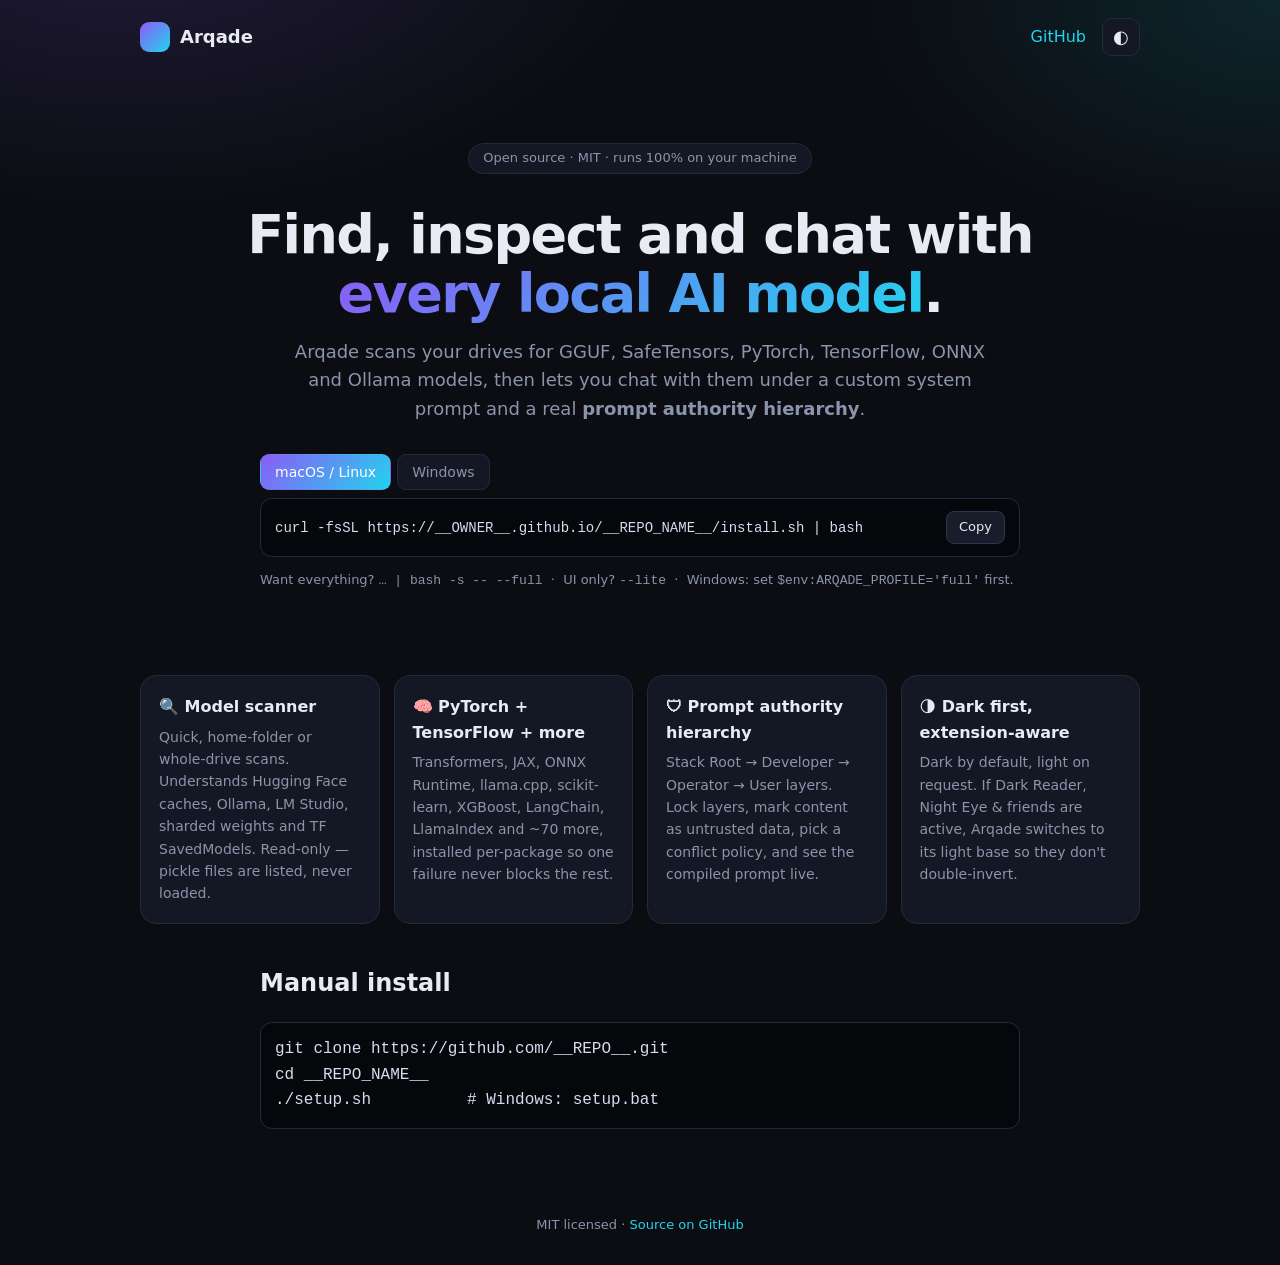
<file: docs/index.html>
<!doctype html>
<html lang="en" data-theme="dark">
<head>
  <meta charset="utf-8">
  <meta name="viewport" content="width=device-width, initial-scale=1">
  <title>Arqade — Local AI Workbench</title>
  <meta name="description" content="Scan your machine for local AI models, chat with them, and control prompt authority — one command to install.">
  <meta name="color-scheme" content="dark light">
  <link rel="icon" href="data:image/svg+xml,%3Csvg xmlns='http://www.w3.org/2000/svg' viewBox='0 0 32 32'%3E%3Cdefs%3E%3ClinearGradient id='g' x1='0' y1='0' x2='1' y2='1'%3E%3Cstop stop-color='%238b5cf6'/%3E%3Cstop offset='1' stop-color='%2322d3ee'/%3E%3C/linearGradient%3E%3C/defs%3E%3Crect width='32' height='32' rx='8' fill='url(%23g)'/%3E%3Cpath d='M16 6l8 18h-4l-1.5-4h-5L12 24H8z' fill='%23fff'/%3E%3C/svg%3E">
  <link rel="stylesheet" href="site.css">
  <script src="theme.js"></script>
</head>
<body>
<header class="bar">
  <div class="brand"><span class="logo"></span><b>Arqade</b></div>
  <div class="grow"></div>
  <a href="https://github.com/__REPO__" class="gh">GitHub</a>
  <button id="themeBtn" class="tbtn" aria-label="Toggle theme">◐</button>
</header>

<main>
  <section class="hero">
    <p class="pill">Open source · MIT · runs 100% on your machine</p>
    <h1>Find, inspect and chat with <span class="grad">every local AI model</span>.</h1>
    <p class="lead">Arqade scans your drives for GGUF, SafeTensors, PyTorch, TensorFlow, ONNX and Ollama models, then lets you chat with them under a custom system prompt and a real <b>prompt authority hierarchy</b>.</p>

    <div class="install">
      <div class="tabs" role="tablist">
        <button role="tab" class="on" data-t="unix">macOS / Linux</button>
        <button role="tab" data-t="win">Windows</button>
      </div>
      <div class="cmd" id="cmd-unix"><code>curl -fsSL https://__OWNER__.github.io/__REPO_NAME__/install.sh | bash</code><button class="copy">Copy</button></div>
      <div class="cmd" id="cmd-win" hidden><code>irm https://__OWNER__.github.io/__REPO_NAME__/install.ps1 | iex</code><button class="copy">Copy</button></div>
      <p class="hint">Want everything? <code>… | bash -s -- --full</code> &nbsp;·&nbsp; UI only? <code>--lite</code> &nbsp;·&nbsp; Windows: set <code>$env:ARQADE_PROFILE='full'</code> first.</p>
    </div>
  </section>

  <section class="grid">
    <article><h3>🔍 Model scanner</h3><p>Quick, home-folder or whole-drive scans. Understands Hugging Face caches, Ollama, LM Studio, sharded weights and TF SavedModels. Read-only — pickle files are listed, never loaded.</p></article>
    <article><h3>🧠 PyTorch + TensorFlow + more</h3><p>Transformers, JAX, ONNX Runtime, llama.cpp, scikit-learn, XGBoost, LangChain, LlamaIndex and ~70 more, installed per-package so one failure never blocks the rest.</p></article>
    <article><h3>🛡 Prompt authority hierarchy</h3><p>Stack Root → Developer → Operator → User layers. Lock layers, mark content as untrusted data, pick a conflict policy, and see the compiled prompt live.</p></article>
    <article><h3>🌗 Dark first, extension-aware</h3><p>Dark by default, light on request. If Dark Reader, Night Eye &amp; friends are active, Arqade switches to its light base so they don't double-invert.</p></article>
  </section>

  <section class="manual">
    <h2>Manual install</h2>
    <pre><code>git clone https://github.com/__REPO__.git
cd __REPO_NAME__
./setup.sh          # Windows: setup.bat</code></pre>
  </section>
</main>
<footer>MIT licensed · <a href="https://github.com/__REPO__">Source on GitHub</a></footer>

<script>
(function () {
  var T = window.ArqadeTheme;
  document.getElementById("themeBtn").onclick = function () { T.toggle(); };
  document.querySelectorAll(".tabs button").forEach(function (b) {
    b.onclick = function () {
      document.querySelectorAll(".tabs button").forEach(function (x) { x.classList.toggle("on", x === b); });
      document.getElementById("cmd-unix").hidden = b.dataset.t !== "unix";
      document.getElementById("cmd-win").hidden = b.dataset.t !== "win";
    };
  });
  if (/Win/i.test(navigator.platform)) document.querySelector('[data-t="win"]').click();
  document.querySelectorAll(".copy").forEach(function (b) {
    b.onclick = function () {
      var text = b.previousElementSibling.textContent;
      (navigator.clipboard ? navigator.clipboard.writeText(text) : Promise.reject()).then(function () {
        b.textContent = "Copied ✓"; setTimeout(function () { b.textContent = "Copy"; }, 1500);
      }, function () { var r = document.createRange(); r.selectNodeContents(b.previousElementSibling); getSelection().removeAllRanges(); getSelection().addRange(r); });
    };
  });
})();
</script>
</body>
</html>
</file>
<file: docs/site.css>
:root { --bg:#0b0d12; --card:#141824; --line:#232a3b; --fg:#e8ebf3; --muted:#8b94ab; --a1:#8b5cf6; --a2:#22d3ee; --glow1:rgba(139,92,246,.18); --glow2:rgba(34,211,238,.12); color-scheme: dark; }
:root[data-theme="light"] { --bg:#f5f6fa; --card:#fff; --line:#e1e5ef; --fg:#151a2a; --muted:#5f6a85; --a1:#7c3aed; --a2:#0891b2; --glow1:rgba(124,58,237,.12); --glow2:rgba(8,145,178,.10); color-scheme: light; }
* { box-sizing: border-box; }
body { margin:0; font:16px/1.6 Inter, ui-sans-serif, system-ui, -apple-system, "Segoe UI", sans-serif; color:var(--fg); background:var(--bg);
  background-image: radial-gradient(900px 500px at 10% -10%, var(--glow1), transparent 60%), radial-gradient(700px 400px at 100% 0, var(--glow2), transparent 60%); background-attachment: fixed; }
a { color:var(--a2); text-decoration:none; } a:hover { text-decoration:underline; }
.bar { display:flex; align-items:center; gap:16px; max-width:1040px; margin:0 auto; padding:18px 20px; } .grow { flex:1; }
.brand { display:flex; align-items:center; gap:10px; font-size:18px; } .logo { width:30px; height:30px; border-radius:9px; background:linear-gradient(135deg,var(--a1),var(--a2)); }
.tbtn { width:38px; height:38px; border-radius:10px; border:1px solid var(--line); background:var(--card); color:var(--fg); cursor:pointer; font-size:18px; }
main { max-width:1040px; margin:0 auto; padding:0 20px 40px; }
.hero { text-align:center; padding:56px 0 30px; }
.pill { display:inline-block; padding:4px 14px; border:1px solid var(--line); border-radius:99px; color:var(--muted); font-size:13px; background:var(--card); }
h1 { font-size:clamp(30px,5.5vw,54px); line-height:1.1; letter-spacing:-.03em; margin:18px auto 14px; max-width:820px; }
.grad { background:linear-gradient(135deg,var(--a1),var(--a2)); -webkit-background-clip:text; background-clip:text; color:transparent; }
.lead { color:var(--muted); max-width:700px; margin:0 auto 30px; font-size:18px; }
.install { max-width:760px; margin:0 auto; text-align:left; }
.tabs { display:flex; gap:6px; margin-bottom:8px; } .tabs button { font:inherit; font-size:14px; padding:6px 14px; border-radius:9px; border:1px solid var(--line); background:var(--card); color:var(--muted); cursor:pointer; }
.tabs button.on { color:#fff; background:linear-gradient(135deg,var(--a1),var(--a2)); border-color:transparent; }
.cmd { display:flex; align-items:center; gap:10px; background:#06070a; border:1px solid var(--line); border-radius:12px; padding:12px 14px; } .cmd[hidden] { display:none; }
.cmd code { flex:1; color:#d6dcf0; font:14px ui-monospace,"Cascadia Code",Menlo,Consolas,monospace; overflow-x:auto; white-space:nowrap; }
.copy { font:inherit; font-size:13px; padding:5px 12px; border-radius:8px; border:1px solid #2d3650; background:#181d2b; color:#e8ebf3; cursor:pointer; }
.hint { color:var(--muted); font-size:13px; } .hint code, pre code { font-family:ui-monospace,Consolas,monospace; }
.grid { display:grid; grid-template-columns:repeat(auto-fit,minmax(230px,1fr)); gap:14px; margin:40px 0; }
article { background:var(--card); border:1px solid var(--line); border-radius:16px; padding:18px; } article h3 { margin:0 0 6px; font-size:16px; } article p { margin:0; color:var(--muted); font-size:14px; }
.manual { max-width:760px; margin:0 auto; } .manual pre { background:#06070a; color:#d6dcf0; padding:14px; border-radius:12px; overflow-x:auto; border:1px solid var(--line); }
footer { text-align:center; color:var(--muted); font-size:13px; padding:30px 0; }
</file>
